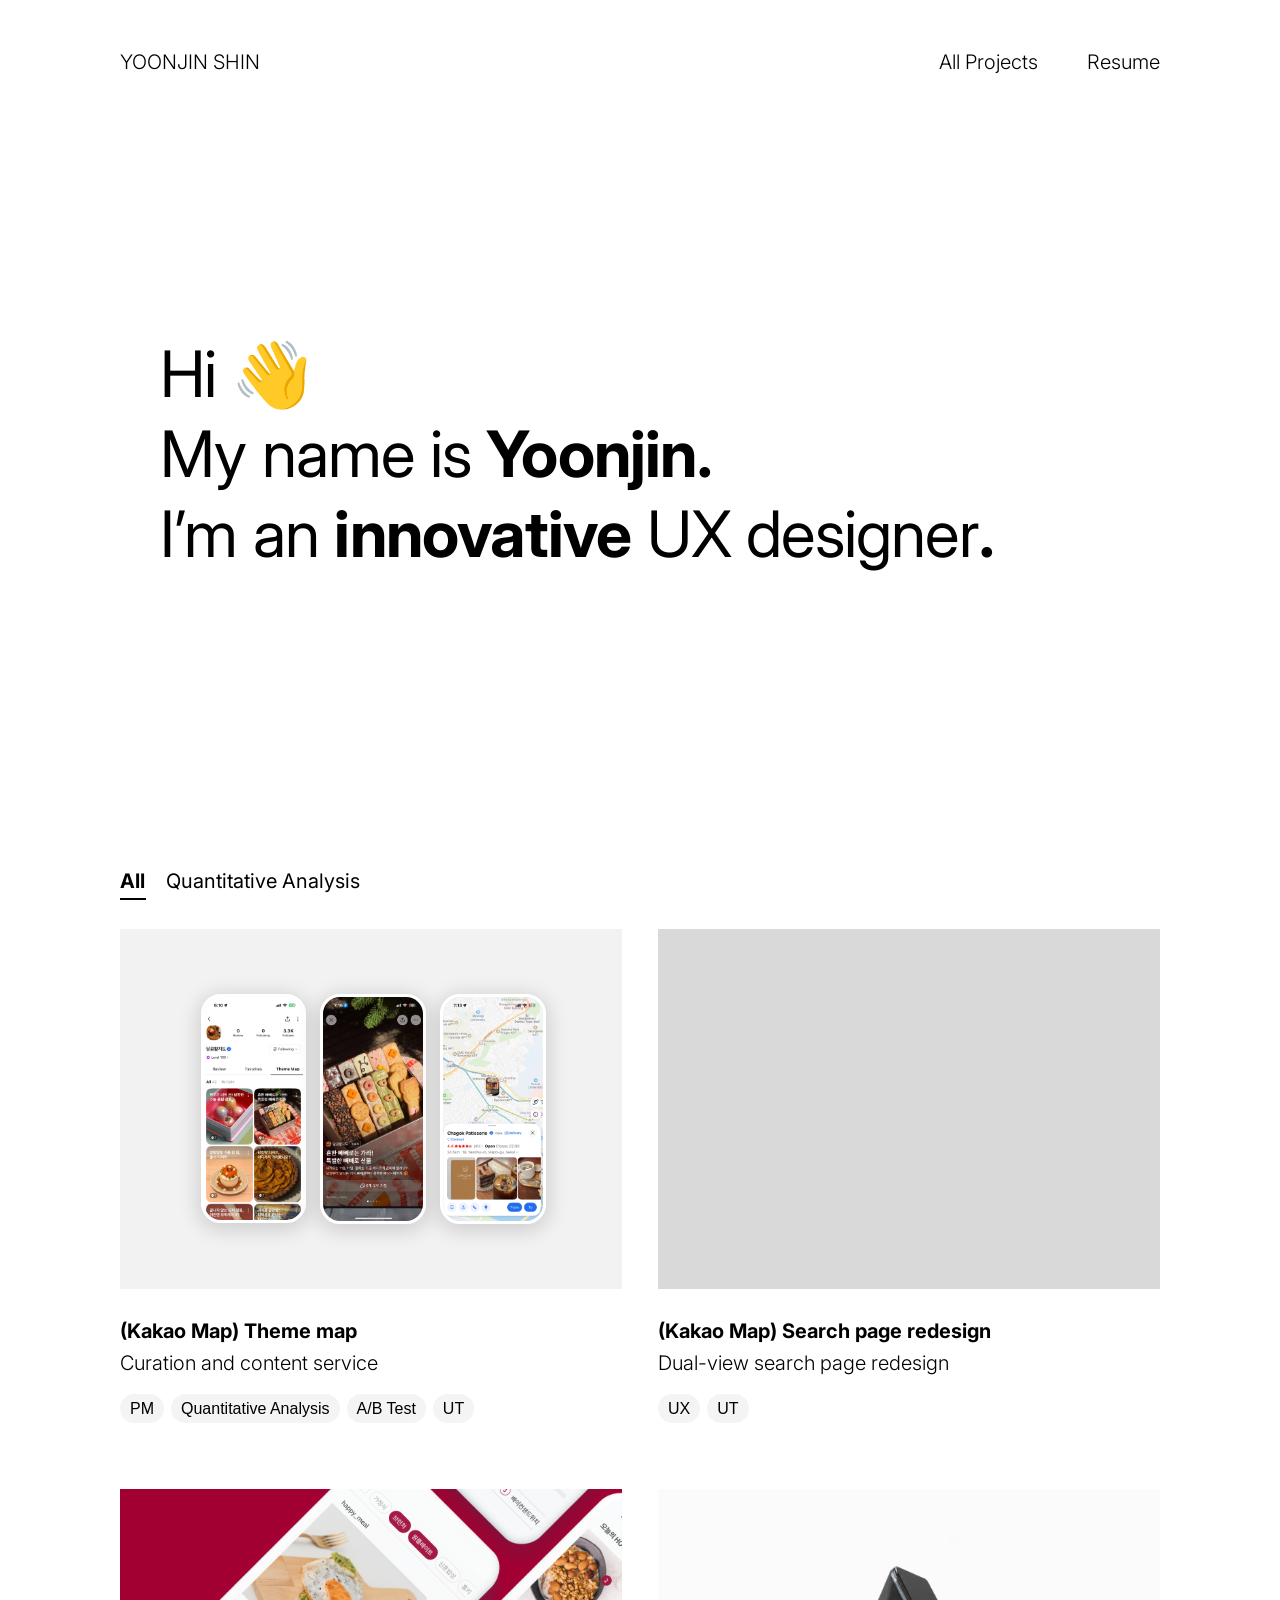
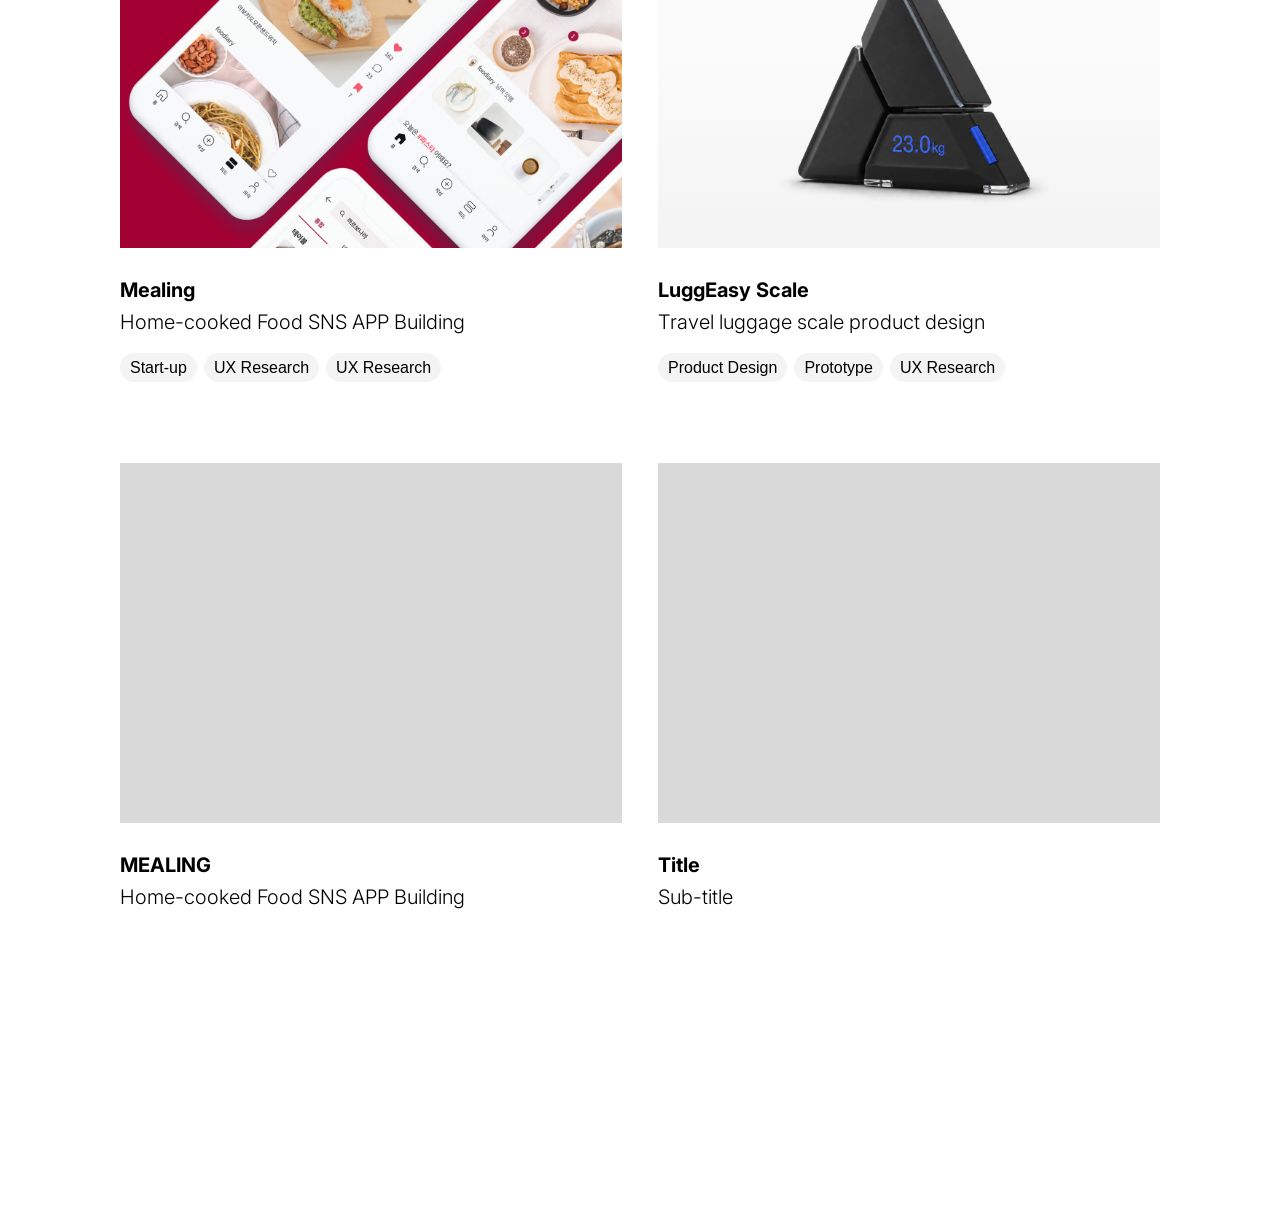
<file: index.html>
<!doctype html>
<html lang="en">
  <head>
    <meta charset="UTF-8" />
    <meta name="viewport" content="width=device-width, initial-scale=1" />
    <meta name="description" content="UX designer Yoonjin Shin portfolio" />
    <title>Yoonjin Shin · Portfolio</title>
    <script src="./analytics.js" defer></script>
    <script src="./home.js" defer></script>
    <link rel="preconnect" href="https://fonts.googleapis.com" />
    <link rel="preconnect" href="https://fonts.gstatic.com" crossorigin />
    <link href="https://fonts.googleapis.com/css2?family=Inter:wght@300;400;700&amp;display=swap" rel="stylesheet" />
    <link rel="stylesheet" href="./styles.css" />
  </head>
  <body>
    <main class="home-page">
      <header class="site-header">
        <a class="site-logo" href="./index.html">YOONJIN SHIN</a>
        <nav aria-label="Main navigation"><a href="#projects">All Projects</a><a href="#resume">Resume</a></nav>
      </header>
      <section class="home-intro" aria-labelledby="intro-title">
        <h1 id="intro-title">Hi 👋<br />My name is <strong>Yoonjin.</strong><br />I’m an <strong>innovative</strong> UX designer<strong>.</strong></h1>
      </section>
      <div class="project-filters" aria-label="Filter projects">
        <button class="is-active" type="button" data-filter="all">All<img src="./assets/n4019-line187.svg" alt="" /></button>
        <button type="button" data-filter="quantitative-analysis">Quantitative Analysis<img src="./assets/n4019-line187.svg" alt="" /></button>
      </div>
      <section class="project-grid" id="projects" aria-label="All projects">
        <article class="project-card theme-card" data-category="quantitative-analysis">
          <div class="card-visual theme-visual" aria-label="Kakao Map theme map screens">
            <div class="theme-phone theme-phone-one"><img src="./assets/n4019-img2060-1.png" alt="Theme map profile screen" /></div>
            <div class="theme-phone theme-phone-two"><img src="./assets/n4019-img2060-3b.png" alt="Theme map content screen" /></div>
            <div class="theme-phone theme-phone-three"><img src="./assets/n4019-img2061-6c.png" alt="Theme map place screen" /></div>
          </div>
          <h2>(Kakao Map) Theme map</h2><p>Curation and content service</p>
          <div class="project-tags"><span>PM</span><span>Quantitative Analysis</span><span>A/B Test</span><span>UT</span></div>
        </article>
        <article class="project-card placeholder-card" data-category="ux"><div class="card-visual"></div><h2>(Kakao Map) Search page redesign</h2><p>Dual-view search page redesign</p><div class="project-tags"><span>UX</span><span>UT</span></div></article>
        <a class="project-card linked-card mealing-card" data-category="startup ux-research" href="./mealing.html" aria-label="View the Mealing project"><div class="card-visual"><img src="./assets/n4019-imgRectangle579.png" alt="MEALING app project visual" /></div><h2>Mealing</h2><p>Home-cooked Food SNS APP Building</p><div class="project-tags"><span>Start-up</span><span>UX Research</span><span>UX Research</span></div></a>
        <a class="project-card linked-card luggage-card" data-category="product-design prototype ux-research" href="./luggage.html" aria-label="View the LuggEasy Scale project"><div class="card-visual"><img src="./assets/n4019-luggeasy-figma.png" alt="LuggEasy Scale product visual" /></div><h2>LuggEasy Scale</h2><p>Travel luggage scale product design</p><div class="project-tags"><span>Product Design</span><span>Prototype</span><span>UX Research</span></div></a>
        <article class="project-card placeholder-card" data-category="ux-research"><div class="card-visual"></div><h2>MEALING</h2><p>Home-cooked Food SNS APP Building</p></article>
        <article class="project-card placeholder-card" data-category="other"><div class="card-visual"></div><h2>Title</h2><p>Sub-title</p></article>
      </section>
    </main>
  </body>
</html>
</file>
<file: styles.css>
:root {
  color: #000;
  background: #fff;
  font-family: "Apple SD Gothic Neo", "Spoqa Han Sans Neo", -apple-system, BlinkMacSystemFont, "Segoe UI", sans-serif;
  font-synthesis: none;
}

* { box-sizing: border-box; }
html { scroll-behavior: smooth; }
body { margin: 0; min-width: 320px; background: #fff; }
a { color: inherit; text-decoration: none; }
img { display: block; max-width: 100%; -webkit-user-drag: none; user-select: none; }

.home-page { width: min(100%, 1440px); margin: 0 auto; padding: 50px 120px 320px; font-family: "Inter", sans-serif; }
.site-header { position: relative; z-index: 20; display: flex; align-items: center; justify-content: space-between; font-size: 20px; font-weight: 300; line-height: normal; }
.site-logo { font-weight: 300; }
.site-header nav { display: flex; gap: 49px; font-weight: 300; }
.home-intro { margin: 260px 0 0 40px; }
.home-intro h1 { margin: 0; font-size: 64px; font-weight: 400; line-height: 80px; letter-spacing: -.8px; }
.home-intro strong { font-weight: 700; }
.project-filters { display: flex; align-items: flex-start; gap: 20px; margin-top: 295px; }
.project-filters button { position: relative; display: flex; flex-direction: column; align-items: flex-start; gap: 5px; appearance: none; margin: 0; padding: 0; border: 0; background: transparent; color: #000; font: 400 20px/normal "Inter", sans-serif; cursor: pointer; }
.project-filters button.is-active { font-weight: 700; }
.project-filters button img { display: none; width: 26px; height: 2px; max-width: none; }
.project-filters button.is-active img { display: block; }
.project-grid { display: grid; grid-template-columns: repeat(2, minmax(0, 582px)); column-gap: 36px; row-gap: 66px; margin-top: 29px; }
.project-card { display: block; min-width: 0; }
.project-card[hidden] { display: none; }
.project-card:nth-child(n+5) { transform: translateY(15px); }
.card-visual { width: 100%; aspect-ratio: 582 / 417; overflow: hidden; background: #d9d9d9; }
.card-visual img { width: 100%; height: 100%; object-fit: cover; transition: transform .35s ease; }
.theme-visual { position: relative; background: #f2f2f2; }
.theme-phone { position: absolute; top: 17.986%; width: 21.134%; height: 64.029%; overflow: hidden; border: 3px solid #fff; border-radius: 20px; box-shadow: 0 4px 20px 3px rgba(0,0,0,.15); }
.theme-phone img { width: 100%; height: 100%; object-fit: cover; object-position: top; }
.theme-phone-one { left: 16.151%; width: 20.962%; height: 63.789%; }
.theme-phone-two { left: 39.863%; }
.theme-phone-three { left: 63.746%; }
.mealing-card .card-visual { background: #a20032; }
.mealing-card .card-visual img { object-position: 64% 47%; }
.luggage-card .card-visual { background: linear-gradient(180deg, #fbfbfb 45%, #f3f3f3); }
.luggage-card .card-visual img { width: 100%; height: 100%; object-fit: cover; object-position: center; transform: translateX(-22%) scale(1); transform-origin: center; }
.project-card h2, .project-card p { margin: 0; font-size: 20px; line-height: normal; white-space: nowrap; overflow: hidden; text-overflow: ellipsis; }
.project-card h2 { margin-top: 30px; font-weight: 700; }
.project-card p { margin-top: 8px; font-weight: 300; }
.project-tags { display: flex; flex-wrap: wrap; gap: 7px; margin-top: 19px; }
.project-tags span { padding: 6px 10px 5px; border-radius: 100px; background: #f4f4f4; font-family: "Apple SD Gothic Neo", -apple-system, BlinkMacSystemFont, sans-serif; font-size: 16px; font-weight: 400; line-height: normal; white-space: nowrap; }
.linked-card:hover .card-visual img { transform: scale(1.035); }
.luggage-card:hover .card-visual img { transform: translateX(-22%) scale(1.035); }
.package-card .card-visual { background: #f8f7f2; }
.package-card .card-visual img { object-fit: contain; }
.linked-card:focus-visible { outline: 4px solid #000; outline-offset: 8px; }

.package-body { overflow-x: hidden; background: #fff; }
.package-viewport { --package-scale: min(1, calc(100vw / 1920px)); position: relative; width: min(100%, 1920px); height: calc(1080px * var(--package-scale)); margin: 0 auto; overflow: hidden; background: #fff; }
.package-stage { position: absolute; top: 0; left: 0; width: 1920px; height: 1080px; overflow: hidden; transform: scale(var(--package-scale)); transform-origin: left top; background: #fff; color: #000; font-family: "Inter", -apple-system, BlinkMacSystemFont, "Segoe UI", sans-serif; }
.package-stage h1 { position: absolute; z-index: 10; top: 110px; left: 120px; width: 189px; height: 25px; margin: 0; font-size: 24px; font-weight: 700; line-height: 25px; letter-spacing: 0; }
.package-art, .package-profile { position: absolute; max-width: none; object-fit: cover; }
.package-render { z-index: 1; top: 571px; left: 448px; width: 628px; height: 446px; }
.package-form-study { z-index: 2; top: 194px; left: 114px; width: 694px; height: 366px; }
.package-pyramid-study { z-index: 3; top: 596px; left: 364px; width: 169px; height: 218px; }
.package-cap-study { z-index: 4; top: 891px; left: 106px; width: 230px; height: 81px; }
.package-frame-study { z-index: 5; top: 606px; left: 121px; width: 192px; height: 252px; }
.package-bottle-study { z-index: 6; top: 828px; left: 322px; width: 156px; height: 170px; }
.package-profile { z-index: 2; top: 177px; left: 1216px; width: 480px; height: 360px; }

.case-page { width: 100%; overflow: hidden; }
.case-header { position: absolute; top: 50px; left: max(32px, calc(50% - 600px)); right: max(32px, calc(50% - 600px)); }
.case-meta { position: absolute; left: max(32px, calc(50% - 600px)); bottom: 80px; margin: 0; font-size: 15px; line-height: 25px; }
.case-meta::before { display: block; width: 43px; height: 1px; margin-bottom: 16px; background: currentColor; content: ""; }
.case-meta div + div { margin-top: 25px; }
.case-meta dt { font-weight: 700; }
.case-meta dd { margin: 0; font-weight: 400; }

.mealing-cover { position: relative; height: 900px; overflow: hidden; color: #fff; background: #a20032; }
.mealing-cover-image { position: absolute; top: 0; right: 0; width: min(53.75vw, 774px); height: 900px; overflow: hidden; }
.mealing-cover-image img { width: 100%; height: 100%; object-fit: cover; object-position: 69% 50%; }
.translation-preview { cursor: help; outline: none; }
.screen-translation-layer { position: absolute; z-index: 2; inset: 0; background: rgba(15,15,15,.1); opacity: 0; pointer-events: none; transition: opacity .2s ease; }
.translation-preview.is-translating .screen-translation-layer, .translation-preview:focus-visible .screen-translation-layer { opacity: 1; }
.screen-translation-label { position: absolute; max-width: 250px; padding: 6px 9px; border: 1px solid rgba(255,255,255,.5); border-radius: 6px; background: rgba(18,18,18,.88); box-shadow: 0 5px 16px rgba(0,0,0,.2); color: #fff; font: 500 10px/1.35 "Inter", -apple-system, BlinkMacSystemFont, "Segoe UI", sans-serif; white-space: nowrap; }
.screen-translation-label::before { position: absolute; top: 50%; width: 22px; height: 1px; background: rgba(255,255,255,.9); content: ""; }
.screen-translation-label::after { position: absolute; top: calc(50% - 2px); width: 5px; height: 5px; border-radius: 50%; background: #fff; content: ""; }
.screen-translation-label.points-left::before { right: 100%; }
.screen-translation-label.points-left::after { right: calc(100% + 20px); }
.screen-translation-label.points-right::before { left: 100%; }
.screen-translation-label.points-right::after { left: calc(100% + 20px); }
.label-how { top: 12%; left: 54%; }
.label-steps { top: 19%; left: 61%; }
.label-filters { top: 28%; left: 4%; }
.label-suggestion { top: 48%; right: 2%; }
.label-tabs { bottom: 19%; left: 13%; }
.label-navigation { bottom: 6%; left: 7%; }
.cursor-translation-hint { position: fixed; z-index: 1000; top: 0; left: 0; padding: 8px 11px; border-radius: 999px; background: #111; box-shadow: 0 5px 18px rgba(0,0,0,.18); color: #fff; font: 500 12px/1 "Inter", sans-serif; opacity: 0; pointer-events: none; transition: opacity .12s ease; white-space: nowrap; }
.cursor-translation-hint.is-visible { opacity: 1; }
.mealing-cover .case-header nav { color: #000; }
.mealing-heading { position: absolute; top: 146px; left: max(32px, calc(50% - 600px)); z-index: 2; }
.mealing-heading h1 { margin: 0 0 24px; font-size: 30px; font-weight: 700; line-height: 62px; }
.mealing-heading img { width: 298px; height: auto; }
.case-copy { width: min(calc(100% - 64px), 1200px); margin-right: auto; margin-left: auto; }
.case-copy h2, .luggage-section h2, .details-section > h2 { margin: 0 0 24px; font-size: 15px; font-weight: 700; line-height: 18px; }
.case-copy p { margin: 0; font-size: 20px; line-height: 30px; }
.mealing-overview { min-height: 1056px; padding-top: 114px; }
.mealing-research { min-height: 420px; padding-top: 14px; }

.luggage-body { overflow-x: hidden; background: linear-gradient(180deg, rgba(217,217,217,0) 0%, rgba(217,217,217,.2) 68.75%, rgba(217,217,217,.5) 70.833%, rgba(217,217,217,0) 81.771%, rgba(217,217,217,0) 100%) top center / 100% 900px no-repeat, linear-gradient(180deg, #fbfbfb 0 46.519%, #f3f3f3 100%) top center / 100% 900px no-repeat, #fff; }
.luggage-viewport { --lugg-scale: min(1, calc(100vw / 1440px)); position: relative; width: min(100%, 1440px); height: calc(7369px * var(--lugg-scale)); margin: 0 auto; overflow: hidden; background: #fff; }
.luggage-stage { position: absolute; top: 0; left: 0; width: 1440px; height: 7369px; overflow: hidden; transform: scale(var(--lugg-scale)); transform-origin: left top; color: #000; background: #fff; font-family: "Inter", sans-serif; font-weight: 300; }
.lugg-hero-bg { position: absolute; top: 0; left: 0; width: 1440px; height: 900px; background: linear-gradient(180deg, #fbfbfb 0 46.519%, #f3f3f3 100%); }
.lugg-hero-bg::after { position: absolute; inset: 0; background: linear-gradient(180deg, transparent 0%, rgba(217,217,217,.2) 68.75%, rgba(217,217,217,.5) 70.833%, transparent 81.771%); content: ""; }
.lugg-hero-product-frame { position: absolute; top: 24px; left: -10px; width: 1429px; height: 888px; overflow: hidden; }
.lugg-hero-product { position: absolute; inset: 0; width: 1429px; height: 888px; max-width: none; object-fit: cover; }
.lugg-header { position: absolute; z-index: 5; top: 50px; left: 120px; width: 1200px; font-size: 20px; font-weight: 300; line-height: normal; }
.lugg-header nav { position: absolute; top: 0; left: 1002px; width: 198px; }
.lugg-header nav a { position: absolute; top: 0; white-space: nowrap; }
.lugg-header nav a:first-child { left: 0; }
.lugg-header nav a:last-child { left: 127px; }
.lugg-title { position: absolute; top: 231px; left: 120px; width: 532px; height: 103px; margin: 0; }
.lugg-title img { width: 532px; height: 103px; max-width: none; object-fit: cover; }
.lugg-rule { position: absolute; top: 663px; left: 120px; width: 43px; height: 1px; max-width: none; }
.lugg-meta { position: absolute; top: 681px; left: 120px; margin: 0; font-size: 15px; line-height: 25px; }
.lugg-meta div + div { margin-top: 25px; }
.lugg-meta dt { font-weight: 700; }
.lugg-meta dd { margin: 0; font-weight: 300; }
.lugg-label { position: absolute; left: 120px; margin: 0; font-size: 15px; font-weight: 700; line-height: 25px; }
.background-label { top: 1000px; }
.background-copy { position: absolute; top: 1043px; left: 120px; width: 1200px; margin: 0; font-size: 20px; font-weight: 300; line-height: 35px; }
.research-label { top: 1298px; }
.research-copy { position: absolute; top: 1341px; left: 120px; width: 540px; font-size: 20px; font-weight: 300; line-height: 35px; }
.research-copy p { margin: 0; }
.method-photo { position: absolute; width: 111px; height: 111px; overflow: hidden; border-radius: 50%; }
.method-photo img { position: absolute; width: 100%; height: 100%; max-width: none; object-fit: cover; }
.method-one { top: 1341px; left: 744px; }
.method-one img { object-position: 55% 50%; }
.method-three { top: 1498px; left: 744px; }
.method-two { top: 1655px; left: 744px; }
.method-two img { object-position: 50% 50%; }
.method-four { top: 1812px; left: 744px; }
.method-four img { object-position: 50% 50%; }
.method-text { position: absolute; left: 887px; width: 510px; }
.method-text h3 { margin: 0; font-size: 20px; font-weight: 300; line-height: normal; }
.method-text ul { margin: 10px 0 0; padding-left: 24px; color: #949494; font-size: 16px; font-weight: 300; line-height: normal; }
.method-text li { padding-left: 0; }
.method-text-one { top: 1353px; }
.method-text-three { top: 1511px; }
.method-text-two { top: 1668px; }
.method-text-four { top: 1825px; }
.exploration-label { top: 2092px; }
.exploration-focus { position: absolute; top: 2135px; left: 120px; width: 1200px; margin: 0; font-size: 20px; font-weight: 300; line-height: 35px; }
.exploration-copy { position: absolute; left: 120px; width: 540px; font-size: 20px; font-weight: 300; line-height: 35px; }
.exploration-copy p { margin: 0; }
.exploration-copy-one { top: 2230px; }
.exploration-copy-two { top: 2572px; margin: 0; }
.measurement-cards { position: absolute; top: 2240px; left: 748px; width: 160px; }
.measure-card { position: relative; width: 160px; height: 74px; margin-bottom: 11px; border-radius: 10px; background: #fafbff; }
.measure-card > img, .measure-card > span { position: absolute; top: 19px; left: 25px; width: 35px; height: 35px; }
.measure-card > span img { position: absolute; inset: 0; width: 35px; height: 35px; }
.measure-card > span img + img { inset: 3px; width: 29px; height: 29px; }
.measure-card p { position: absolute; top: 14px; left: 60px; width: 90px; margin: 0; color: #505050; font-size: 15px; font-weight: 400; line-height: 23px; text-align: center; }
.measure-card strong { display: block; font-weight: 700; }
.dimension-measure { height: 86px; }
.dimension-measure > img { top: 26px; }
.dimension-measure p { top: 17px; width: 91px; line-height: 14px; }
.dimension-measure strong { margin-top: 5px; line-height: 23px; }
.suitcase-standard { position: absolute; top: 2249px; left: 939px; width: 109px; height: 165px; overflow: hidden; }
.suitcase-standard img { width: 100%; height: 100%; object-fit: cover; opacity: .7; }
.suitcase-standard p { position: absolute; top: 37px; left: 0; width: 100%; margin: 0; color: #fff; font-size: 12px; font-weight: 500; line-height: 20px; text-align: center; }
.suitcase-standard strong { font-weight: 700; }
.dimension-diagram { position: absolute; top: 2252px; left: 1093px; width: 227px; height: 162px; }
.dimension-union { position: absolute; top: 54px; width: 46px; height: 53px; }
.dimension-union.one { left: -203px; }
.dimension-union.two { left: -52px; }
.case-outline { position: absolute; top: 23px; width: 84px; height: 124px; border: 1px solid #505050; border-radius: 5px; }
.case-outline.one { left: 0; }
.case-outline.two { left: 87px; }
.dimension-arrow { position: absolute; max-width: none; }
.dimension-arrow.horizontal { top: 14px; left: 2px; width: 169px; height: 6px; }
.dimension-arrow.vertical { top: 81px; left: 123px; width: 122px; height: 6px; transform: rotate(90deg); }
.dim-width { position: absolute; top: -12px; left: 70px; font-size: 15px; }
.dim-height { position: absolute; top: 66px; left: 187px; font-size: 15px; }
.dimension-diagram small { position: absolute; top: 166px; left: 87px; color: #8f8f8f; font-size: 10px; font-weight: 400; line-height: 13px; text-align: center; white-space: nowrap; transform: translateX(-50%); }
.airline-note { position: absolute; top: 2418px; left: 831px; margin: 0; color: #8f8f8f; font-size: 10px; font-weight: 400; line-height: 13px; text-align: center; white-space: nowrap; transform: translateX(-50%); }
.research-gallery figure { position: absolute; margin: 0; overflow: hidden; border-radius: 5px; }
.research-gallery img { width: 100%; height: 100%; max-width: none; object-fit: cover; }
.gallery-a { top: 2572px; left: 748px; width: 157px; height: 189px; }
.gallery-b { top: 2572px; left: 920px; width: 197px; height: 189px; }
.gallery-c { top: 2572px; left: 1131px; width: 189px; height: 189px; }
.gallery-d { top: 2775px; left: 748px; width: 133px; height: 141px; }
.gallery-e { top: 2775px; left: 895px; width: 126px; height: 141px; }
.gallery-f { top: 2775px; left: 1036px; width: 129px; height: 141px; }
.gallery-g { top: 2775px; left: 1179px; width: 141px; height: 141px; }
.gallery-h { top: 2930px; left: 748px; width: 572px; height: 192px; }
.gallery-i { top: 3136px; left: 748px; width: 178px; height: 180px; }
.gallery-j { top: 3136px; left: 944px; width: 186px; height: 180px; }
.gallery-k { top: 3136px; left: 1146px; width: 174px; height: 180px; }
.solution-label { top: 3453px; }
.solution-panel { position: absolute; top: 3508px; left: -1px; width: 1441px; height: 721px; max-width: none; object-fit: cover; object-position: bottom; }
.detail-label { top: 4385px; }
.detail-left-render { position: absolute; top: 4289px; left: -30px; width: 634px; height: 1031px; overflow: hidden; mix-blend-mode: multiply; }
.detail-left-render img { position: absolute; top: -2604px; left: 0; width: 1485px; height: 5941px; max-width: none; }
.detail-large-render { position: absolute; top: 4789px; left: 55px; width: 1493px; height: 1148px; max-width: none; object-fit: cover; mix-blend-mode: multiply; }
.detail-guide, .detail-dot, .charger-callout-line { position: absolute; z-index: 3; max-width: none; }
.guide-one { top: 4616px; left: 359px; width: 176px; height: 1px; }
.guide-two { top: 4903px; left: 467px; width: 68px; height: 1px; }
.guide-three { top: 4766px; left: 207px; width: 328px; height: 1px; }
.detail-dot { width: 18px; height: 18px; }
.dot-one { top: 4607px; left: 350px; }
.dot-two { top: 4894px; left: 458px; }
.dot-three { top: 4757px; left: 198px; }
.error-dot { top: 5595px; left: 1085px; }
.detail-copy { position: absolute; color: #949494; font-size: 16px; font-weight: 300; line-height: 23px; }
.detail-copy h3 { margin: 0 0 8px; color: #000; font-size: 20px; font-weight: 300; line-height: normal; }
.detail-copy p { margin: 0; line-height: 23px; }
.placement-copy { top: 4603px; left: 577px; width: 743px; }
.portable-copy { top: 4757px; left: 577px; width: 743px; }
.light-copy { top: 4899px; left: 574px; width: 746px; }
.charger-fade { position: absolute; z-index: 2; top: 5335px; left: 287px; width: 248px; height: 699px; background: linear-gradient(-90deg, rgba(255,255,255,0) 0%, #fff 86.058%); }
.charger-callout-line { top: 5605px; left: 531px; width: 563px; height: 49px; }
.error-copy { z-index: 4; top: 5642px; left: 185px; width: 336px; font-size: 16px; line-height: 23px; }
.mockup-label { top: 6170px; }
.mockup-copy { position: absolute; top: 6213px; left: 120px; width: 1200px; margin: 0; font-size: 20px; font-weight: 300; line-height: 35px; }
.mockup-image { position: absolute; top: 6307px; left: 120px; width: 1200px; height: 720px; max-width: none; object-fit: cover; object-position: center; }

@media (max-width: 900px) {
  .cursor-translation-hint { display: none; }
  .screen-translation-label { max-width: 190px; padding: 5px 7px; font-size: 8px; }
  .home-page { padding: 32px 24px 120px; }
  .site-header { font-size: 15px; }
  .site-header nav { gap: 22px; }
  .home-intro { margin: 150px 0 0; }
  .home-intro h1 { font-size: clamp(34px, 9vw, 52px); line-height: 1.3; letter-spacing: -.5px; }
  .project-filters { gap: 16px; margin-top: 190px; overflow-x: auto; }
  .project-filters button { flex: 0 0 auto; font-size: 16px; }
  .project-grid { grid-template-columns: 1fr; row-gap: 70px; margin-top: 32px; }
  .project-card:nth-child(n+5) { transform: none; }
  .project-card h2, .project-card p { font-size: 18px; line-height: 24px; }
  .project-card h2 { margin-top: 17px; }
  .project-card p { margin-top: 5px; }
  .project-tags { margin-top: 14px; }
  .project-tags span { font-size: 14px; }
  .case-header { top: 28px; left: 24px; right: 24px; }
  .mealing-cover { height: 760px; }
  .mealing-cover-image { top: 260px; width: 100%; height: 500px; opacity: .75; }
  .mealing-heading { top: 115px; left: 24px; }
  .mealing-heading h1 { font-size: 22px; line-height: 34px; }
  .mealing-heading img { width: 210px; }
  .case-meta { left: 24px; bottom: 34px; font-size: 12px; line-height: 20px; }
  .case-meta div + div { margin-top: 12px; }
  .case-copy, .luggage-section, .details-section { width: calc(100% - 48px); }
  .case-copy p { font-size: 16px; line-height: 27px; }
  .mealing-overview { min-height: auto; padding: 70px 0 300px; }
  .mealing-research { padding: 0 0 120px; }
  .luggage-cover { height: 760px; }
  .luggage-cover h1 { top: 140px; left: 24px; font-size: clamp(58px, 16vw, 95px); letter-spacing: -2px; }
  .luggage-product { width: 125%; max-width: none; height: 600px; right: -28%; bottom: 30px; }
  .background-section, .problem-section, .insight-section, .solution-section { padding-top: 70px; }
  .method-grid { grid-template-columns: 1fr 1fr; gap: 32px 16px; }
  .venn span { width: 150px; }
  .dimension-visual { grid-template-columns: 1fr; gap: 20px; }
  .survey-row { grid-template-columns: repeat(4, 1fr); }
  .size-result { flex-wrap: wrap; gap: 18px 30px; }
  .detail-photo > img { height: 420px; }
  .detail-photo > div { top: 25px; left: 20px; }
  .detail-notes { grid-template-columns: 1fr; margin-bottom: 50px; }
  .long-render { height: 720px; }
  .blue-callouts { grid-template-columns: 1fr; gap: 15px; }
}

@media (max-width: 440px) {
  .site-header nav { gap: 14px; }
  .site-header nav a:last-child { display: none; }
  .home-intro { margin-top: 120px; }
  .project-filters { margin-top: 150px; }
  .project-grid { margin-top: 28px; }
  .method-grid { grid-template-columns: 1fr; }
}

/* MEALING · Figma 4028:49 */
.mealing-body { overflow-x: hidden; background: #fff; }
.mealing-viewport { --meal-scale: min(1, calc(100vw / 1440px)); position: relative; width: min(100%, 1440px); height: calc(11524px * var(--meal-scale)); margin: 0 auto; overflow: hidden; background: #fff; }
.mealing-stage { position: absolute; top: 0; left: 0; width: 1440px; height: 11524px; overflow: hidden; transform: scale(var(--meal-scale)); transform-origin: left top; background: #fff; color: #000; font-family: "Inter", -apple-system, BlinkMacSystemFont, "Segoe UI", sans-serif; }
.meal-hero { position: absolute; top: 0; left: 0; width: 1440px; height: 900px; overflow: hidden; background: #a20032; color: #fff; }
.meal-hero-art { position: absolute; z-index: 1; top: 0; right: 0; width: 774px; height: 900px; overflow: hidden; }
.meal-hero-art > img { width: 774px; height: 900px; max-width: none; object-fit: cover; object-position: 69% 50%; }
.meal-header { position: absolute; z-index: 5; top: 50px; left: 120px; width: 1200px; font-size: 20px; font-weight: 300; }
.meal-header nav { position: absolute; top: 0; right: -4px; gap: 23px; color: #000; }
.meal-logo { position: absolute; z-index: 3; top: 267px; left: 120px; width: 420px; height: 108px; max-width: none; }
.meal-hero h1 { position: absolute; z-index: 3; top: 358.67px; left: 120px; width: 520px; margin: 0; font-size: 24px; font-weight: 400; line-height: 90px; }
.meal-rule { position: absolute; z-index: 3; top: 663px; left: 120px; width: 43px; height: 1px; background: #fff; }
.meal-meta { position: absolute; z-index: 3; top: 681px; left: 120px; margin: 0; font-size: 15px; line-height: 25px; }
.meal-meta div + div { margin-top: 25px; }
.meal-meta dt { font-weight: 700; }
.meal-meta dd { margin: 0; font-weight: 400; }
.meal-overview, .meal-research, .meal-strategy, .meal-wireframe, .meal-features { position: absolute; left: 0; width: 1440px; }
.meal-overview h2, .meal-research > h2, .meal-strategy > h2, .meal-wireframe > h2, .meal-features > h2 { position: absolute; margin: 0; font-size: 15px; font-weight: 700; line-height: 25px; }
.meal-overview { top: 900px; height: 1170px; }
.meal-overview h2 { top: 114px; left: 120px; }
.meal-overview > p { position: absolute; top: 157px; left: 120px; width: 1200px; margin: 0; font-size: 20px; font-weight: 300; line-height: 30px; }
.overview-diagram { position: absolute; top: 0; left: 0; width: 1440px; height: 1170px; overflow: hidden; color: #202020; }
.overview-diagram h3 { position: absolute; top: 387px; left: 440px; width: 558px; height: 76px; margin: 0; color: #202020; font-size: 20px; font-weight: 400; line-height: 38px; text-align: center; white-space: nowrap; }
.overview-diagram h3 > span { display: block; height: 38px; }
.overview-diagram h3 .overview-title-audiences { white-space: pre; }
.overview-diagram h3 strong { color: #a20032; font-weight: 700; }
.overview-diagram h3 em { color: #505050; font-style: normal; font-weight: 400; }
.overview-main-icon { position: absolute; z-index: 5; top: 434px; left: 478px; width: 23px; height: 23px; max-width: none; }
.overview-creator-title-icon { position: absolute; z-index: 5; top: 434px; left: 747px; width: 22px; height: 22px; max-width: none; }
.overview-triangle { position: absolute; z-index: 1; width: 297px; height: 274px; max-width: none; }
.overview-triangle-service { top: 536px; left: 423px; }
.overview-triangle-operation { top: 536px; left: 1015px; }
.overview-plane-wrap { position: absolute; z-index: 2; width: 326.2016px; height: 326.2016px; transform: matrix(.907427847,.420207858,-.907427847,.420207858,0,0); transform-origin: 0 0; }
.overview-plane-service { top: 536px; left: 423.004px; }
.overview-plane-operation { top: 536px; left: 1015.144px; }
.overview-plane-wrap { opacity: .5; }
.overview-plane-wrap span { display: block; width: 100%; height: 100%; box-sizing: border-box; border: 1px dashed #000; background: #fafafa; }
.overview-flow { position: absolute; z-index: 3; width: 594px; height: 143px; max-width: none; }
.overview-flow-consumers { top: 510px; left: 127px; }
.overview-flow-creators { top: 700px; left: 127px; }
.overview-label-icon { position: absolute; z-index: 5; max-width: none; }
.overview-consumers-icon { top: 546px; left: 557px; width: 24px; height: 24px; }
.overview-creators-icon { top: 771px; left: 585px; width: 20px; height: 20px; }
.overview-flow-label { position: absolute; z-index: 5; width: 148px; height: 45px; color: #505050; font-size: 15px; font-weight: 700; line-height: 45px; text-align: right; white-space: nowrap; transform-origin: 0 0; }
.overview-consumers-label { top: 540.892px; left: 586.714px; transform: rotate(23.804deg); }
.overview-creators-label { top: 757.319px; left: 590.401px; width: 128px; transform: rotate(-25.606deg); }
.overview-methods { position: absolute; z-index: 5; margin: 0; padding: 0; list-style: none; font-size: 16px; font-weight: 400; line-height: 27px; }
.overview-service-methods { top: 618px; left: 245px; }
.overview-analysis-methods { top: 631px; left: 447px; }
.overview-design-methods { top: 631px; left: 861px; }
.overview-operation-methods { top: 617px; left: 1045px; }
.overview-phase { position: absolute; z-index: 4; top: 891px; box-sizing: border-box; border-top: 1px solid #505050; color: #505050; }
.overview-phase h4 { position: absolute; top: 4px; left: 0; margin: 0; font-size: 16px; font-weight: 700; line-height: 38px; }
.overview-phase p { position: absolute; top: 47px; left: 0; margin: 0; color: #8f8f8f; font-size: 15px; font-weight: 400; line-height: 20px; }
.overview-phase-service { left: 127px; width: 577px; }
.overview-phase-service p { width: 537px; }
.overview-phase-ux { left: 722px; width: 277px; }
.overview-phase-operation { left: 1020px; width: 291px; }
.meal-research { top: 2070px; height: 2033px; }
.meal-research > h2 { top: 0; left: 120px; }
.meal-research-copy { position: absolute; left: 120px; width: 363px; font-size: 20px; font-weight: 300; line-height: 35px; }
.meal-research-copy p { margin: 0 0 12px; }
.meal-research-copy p:last-child { margin-bottom: 0; }
.meal-research-copy strong { font-weight: 700; }
.consumer-copy { top: 43px; }
.figma-research-art { position: absolute; top: 43px; left: 547px; width: 773px; height: 1840px; max-width: none; object-fit: contain; object-position: top left; }
.figma-research-layer { position: absolute; z-index: 2; display: block; max-width: none; object-fit: contain; }
.research-consumer-portrait { top: 75px; left: 582px; width: 104.087px; height: 104.087px; }
.research-consumer-diagram { top: 503px; left: 551px; width: 353px; height: 142px; }
.research-journey-a { top: 508px; left: 966px; width: 195px; height: 98px; }
.research-journey-b { top: 564px; left: 1115px; width: 197px; height: 98px; }
.research-creator-a { top: 1070px; left: 574.224px; width: 90.747px; height: 110px; }
.research-creator-b { top: 1070px; left: 967.736px; width: 90.747px; height: 110px; }
.research-creator-strip { top: 1545px; left: 570px; width: 376px; height: 40px; }
.research-benchmark-logo-a { top: 1509px; left: 1124px; width: 38px; height: 38px; }
.research-benchmark-logo-b { top: 1511px; left: 1064px; width: 34px; height: 35px; }
.research-benchmark-logo-c { top: 1512px; left: 1186px; width: 33px; height: 33px; }
.research-benchmark-instagram { top: 1511px; left: 1003px; width: 36px; height: 33px; opacity: .6; }
.research-card { position: absolute; z-index: 4; overflow: hidden; box-sizing: border-box; border-radius: 30px; background: #fff; box-shadow: 0 4px 16px rgba(0,0,0,.14); color: #202020; }
.research-consumer-card { top: 43px; left: 549px; width: 771px; height: 288px; }
.research-consumer-card > img { position: absolute; top: 32px; left: 33px; width: 104.087px; height: 104.087px; object-fit: contain; }
.research-consumer-card blockquote { position: absolute; top: 34px; left: 174px; width: 550px; margin: 0; font-size: 22px; font-weight: 700; line-height: 31px; }
.research-persona { position: absolute; top: 160px; left: 37px; width: 117px; margin: 0; font-size: 10px; line-height: 13px; }
.research-persona div { display: grid; grid-template-columns: 45px 1fr; }
.research-persona dt { color: #aaa; font-weight: 400; }
.research-persona dd { margin: 0; color: #505050; }
.research-card-column { position: absolute; top: 96px; font-size: 12px; line-height: 18px; }
.research-card-column h3 { margin: 0 0 5px; color: #9a9a9a; font-size: 12px; font-weight: 500; line-height: 22px; }
.research-card-column p { margin: 0; }
.pain-column { left: 174px; width: 245px; }
.goals-column { left: 455px; width: 296px; }
.creator-insight-card { top: 1038px; width: 379px; height: 288px; }
.creator-insight-a { left: 547px; }
.creator-insight-b { left: 941px; }
.creator-insight-card > img { position: absolute; top: 32px; left: 27px; width: 90.747px; height: 110px; object-fit: contain; }
.creator-insight-card blockquote { position: absolute; top: 50px; left: 140px; margin: 0; color: #202020; font-size: 22px; font-weight: 700; line-height: 30px; }
.creator-insight-b blockquote { left: 152px; }
.creator-insight-card h3 { position: absolute; top: 161px; left: 35px; margin: 0; color: #9a9a9a; font-size: 12px; font-weight: 500; line-height: 22px; }
.creator-insight-card > p { position: absolute; top: 185px; left: 35px; width: 316px; margin: 0; font-size: 15px; line-height: 25px; }
.research-benchmark { position: absolute; z-index: 5; top: 1392px; left: 960px; width: 368px; height: 300px; background: #fff; color: #505050; }
.research-benchmark > h3 { position: absolute; top: 12px; left: 35px; margin: 0; color: #d2d2d2; font-size: 12px; font-weight: 500; line-height: 15px; }
.benchmark-intro { position: absolute; top: 36px; left: 33px; width: 250px; margin: 0; font-size: 15px; line-height: 25px; }
.benchmark-channels { position: absolute; top: 108px; left: 33px; display: flex; gap: 4px; height: 56px; }
.benchmark-channels span { position: relative; display: grid; width: 56px; height: 56px; place-items: center; box-sizing: border-box; border: 1px solid #e3e3e3; border-radius: 50%; background: #fff; opacity: .5; }
.benchmark-channels img { display: block; max-width: 38px; max-height: 38px; object-fit: contain; }
.benchmark-channels span:nth-child(1) img { width: 36px; height: 33px; }
.benchmark-channels span:nth-child(2) img { width: 34px; height: 35px; }
.benchmark-channels span:nth-child(3) img { width: 38px; height: 38px; }
.benchmark-channels span:nth-child(4) img { width: 33px; height: 33px; }
.benchmark-evaluation { position: absolute; top: 149px; left: 8px; width: 352px; height: 139px; box-sizing: border-box; border: 1px solid #e3e3e3; border-radius: 20px; background: #fff; }
.benchmark-evaluation p { position: absolute; left: 45px; margin: 0; color: #505050; font-size: 12px; line-height: 20px; white-space: nowrap; }
.benchmark-evaluation p span { color: #a9a9a9; }
.benchmark-positive { top: 14px; }
.benchmark-negative { top: 63px; }
.benchmark-thumb { position: absolute; left: 24px; width: 15px; height: 15px; }
.benchmark-thumb.up { top: 18px; fill: #64b5cb; }
.benchmark-thumb.down { top: 70px; fill: #a9a9a9; transform: rotate(180deg); }
.consumer-insight-card { position: absolute; top: 43px; left: 549px; width: 771px; height: 288px; padding: 38px 38px 28px 174px; border-radius: 30px; background: #fff; box-shadow: 0 4px 16px rgba(0,0,0,.14); }
.meal-avatar { position: absolute; top: 32px; left: 33px; display: grid; width: 105px; height: 105px; place-items: center; border-radius: 50%; background: linear-gradient(135deg, #f5c8b5, #7d3f30); color: #fff; font-size: 36px; font-weight: 600; }
.consumer-insight-card blockquote { margin: 0; color: #202020; font-size: 22px; font-weight: 700; line-height: 31px; }
.insight-columns { display: grid; grid-template-columns: 1fr 1fr; gap: 32px; margin-top: 22px; }
.insight-columns small { color: #c4c4c4; font-size: 12px; }
.insight-columns p { margin: 7px 0 0; color: #202020; font-size: 15px; line-height: 22px; }
.consumer-methods { position: absolute; top: 398px; left: 549px; display: grid; grid-template-columns: 380px 352px; gap: 39px; width: 771px; }
.consumer-methods figure { margin: 0; }
.consumer-methods figcaption { display: flex; flex-direction: column; gap: 8px; margin-top: 14px; color: #505050; font-size: 15px; }
.consumer-methods figcaption small { color: #d2d2d2; font-size: 12px; font-weight: 500; }
.consumer-methods figcaption b { font-weight: 700; }
.affinity-mini, .journey-mini { position: relative; height: 142px; border-radius: 10px; background: #fafafa; }
.affinity-mini { display: grid; grid-template-columns: repeat(3, 1fr); gap: 13px; padding: 24px 29px; }
.affinity-mini i { border-radius: 4px; background: #f2d6d9; box-shadow: 0 20px 0 #f7e9cb; }
.journey-mini { display: flex; align-items: flex-end; gap: 18px; padding: 24px 26px; }
.journey-mini::before { position: absolute; right: 26px; bottom: 52px; left: 26px; height: 2px; background: #a20032; content: ""; transform: rotate(-7deg); transform-origin: left; }
.journey-mini span { z-index: 1; width: 55px; border-radius: 4px 4px 0 0; background: #e8e8e8; }
.journey-mini span:nth-child(1) { height: 42px; }.journey-mini span:nth-child(2) { height: 72px; }.journey-mini span:nth-child(3) { height: 58px; }.journey-mini span:nth-child(4) { height: 90px; }
.consumer-flow, .creator-map { position: absolute; display: flex; align-items: center; gap: 12px; border: 1px dashed #a20032; border-radius: 10px; color: #505050; }
.consumer-flow { top: 722px; left: 549px; width: 771px; height: 160px; padding: 30px 20px 20px; }
.consumer-flow em, .creator-map em { position: absolute; top: -14px; left: 20px; padding: 0 7px; background: #fff; color: #a20032; font-size: 15px; font-style: normal; line-height: 23px; }
.flow-pill { padding: 6px 13px; border: 1px solid #909090; border-radius: 5px; background: #fff; font-size: 14px; white-space: nowrap; }
.consumer-flow > p, .creator-map > p { position: absolute; right: 22px; bottom: 14px; left: 22px; margin: 0; color: #909090; font-size: 13px; text-align: right; }
.creator-copy { top: 1038px; }
.creator-card { position: absolute; top: 1038px; width: 379px; height: 288px; padding: 154px 34px 24px; border-radius: 30px; background: #fff; box-shadow: 0 4px 16px rgba(0,0,0,.14); }
.creator-card-a { left: 547px; }.creator-card-b { left: 941px; }
.creator-card .persona { position: absolute; top: 32px; left: 50%; display: grid; width: 91px; height: 110px; place-items: center; border-radius: 46px 46px 30px 30px; color: #fff; font-size: 32px; font-weight: 600; transform: translateX(-50%); }
.portrait-a { background: linear-gradient(145deg, #dda98c, #683224); }.portrait-b { background: linear-gradient(145deg, #c6b7a3, #4b4943); }
.creator-card h3 { margin: 0 0 10px; font-size: 21px; text-align: center; }
.creator-card p { margin: 0; color: #202020; font-size: 15px; line-height: 21px; }
.creator-card small { position: absolute; bottom: 20px; left: 34px; color: #c4c4c4; font-size: 12px; }
.interview-badge { position: absolute; top: 1346px; left: 791px; width: 272px; height: 37px; padding-top: 9px; border-radius: 30px; background: #fff; box-shadow: 0 4px 10px rgba(0,0,0,.07); color: #a20032; font-size: 15px; font-weight: 500; text-align: center; }
.creator-map { top: 1719px; left: 547px; width: 773px; height: 160px; padding: 30px 34px 20px; }
.meal-strategy { top: 4416px; height: 1024px; background: #a20032; color: #fff; }
.meal-strategy > h2 { top: 97px; left: 120px; }
.strategy-pillars { position: absolute; top: 172px; left: 278px; width: 821px; height: 203px; }
.strategy-pillars div { position: absolute; top: 0; width: 203px; height: 203px; box-sizing: border-box; border: 1px solid #fff; border-radius: 50%; }
.strategy-pillars div:nth-child(1) { left: 0; }
.strategy-pillars div:nth-child(2) { left: 323px; }
.strategy-pillars div:nth-child(3) { left: 618px; }
.strategy-pillars span { position: absolute; top: 91px; left: 50%; color: #fff; font-size: 24px; font-weight: 600; line-height: 25px; white-space: nowrap; transform: translateX(-50%); }
.strategy-audience { position: absolute; left: 117px; width: 107px; border-radius: 15px; background: #b50e42; color: #fff; text-align: center; }
.strategy-audience img { position: absolute; max-width: none; }
.strategy-audience span { position: absolute; font-size: 15px; font-weight: 500; line-height: 25px; }
.strategy-consumer { top: 422px; height: 300px; }
.strategy-consumer img { top: 114px; left: 46px; width: 15px; height: 15px; }
.strategy-consumer span { top: 136px; left: 17px; width: 74px; }
.strategy-creator { top: 735px; height: 165px; }
.strategy-creator img { top: 50px; left: 45px; width: 17px; height: 17px; }
.strategy-creator span { top: 74px; left: 25px; width: 58px; }
.strategy-grid { position: absolute; top: 444px; left: 280px; width: 1000px; height: 430px; }
.strategy-grid article { position: absolute; width: 290px; min-width: 0; }
.strategy-grid article:nth-child(1) { top: 0; left: 0; }
.strategy-grid article:nth-child(2) { top: 0; left: 321px; width: 238px; }
.strategy-grid article:nth-child(3) { top: 0; left: 626px; width: 244px; }
.strategy-grid article:nth-child(4) { top: 152px; left: 0; width: 181px; }
.strategy-grid article:nth-child(5) { top: 152px; left: 320px; width: 170px; }
.strategy-grid article:nth-child(6) { top: 318px; left: 0; }
.strategy-grid article:nth-child(7) { top: 318px; left: 321px; width: 238px; }
.strategy-grid article:nth-child(8) { top: 318px; left: 626px; width: 316px; }
.strategy-grid h3 { margin: 0 0 3px; font-size: 20px; font-weight: 400; line-height: 30px; }
.strategy-grid ul { margin: 8px 0 0; padding-left: 24px; font-size: 16px; font-weight: 300; line-height: 25px; white-space: nowrap; }
.strategy-grid article:nth-child(4) ul { margin-top: 3px; line-height: 35px; }
.strategy-grid li { padding-left: 0; }
.meal-wireframe { top: 5440px; height: 1406px; }
.meal-wireframe > h2 { top: 125px; left: 110px; }
.meal-wireframe > p { position: absolute; top: 168px; left: 110px; margin: 0; font-size: 20px; font-weight: 300; line-height: 30px; }
.figma-wireframes { position: absolute; top: 250px; left: 110px; width: 1330px; height: 557px; max-width: none; object-fit: contain; object-position: top left; }
.wireframe-strip { position: absolute; top: 375px; left: 110px; display: flex; align-items: flex-start; gap: 13px; width: 2044px; height: 557px; }
.wireframe { position: relative; flex: none; width: 185px; height: 423px; overflow: hidden; border: .5px solid #a9a9a9; background: #fff; }
.wireframe.tall { height: 557px; }.wireframe.admin { width: 121px; height: 438px; }.wireframe.short { height: 145px; }
.wireframe header { height: 26px; border-bottom: 1px solid #d0d0d0; background: #f4f4f4; }
.wireframe i, .wireframe b, .wireframe span { display: block; margin: 14px; border-radius: 2px; background: #ececec; }
.wireframe i { height: 9px; box-shadow: 0 18px 0 #f2f2f2; }.wireframe b { height: 88px; background: #ddd; }.wireframe span { float: left; width: 23px; height: calc(100% - 48px); margin-right: 5px; }
.meal-features { top: 6372px; height: 5152px; background: #fff; }
.meal-features > h2 { top: 123px; left: 110px; }
.figma-feature { position: absolute; inset: 0; }
.feature-gray-panel { position: absolute; background: #f6f6f6; }
.feature-one-panel { top: -24px; left: 799px; width: 521px; height: 726px; border-radius: 24px; }
.feature-two-panel { top: 805px; left: 110px; width: 649px; height: 666px; border-radius: 24px; }
.feature-three-panel { top: 1940px; left: 110px; width: 578px; height: 726px; border-radius: 24px; }
.feature-four-panel { top: 1940px; left: 738px; width: 578px; height: 726px; border-radius: 24px; }
.feature-copy-exact { position: absolute; top: 208px; left: 110px; width: 582px; color: #202020; }
.feature-number { display: block; margin: 0 0 12px; font-size: 20px; font-weight: 300; line-height: 30px; }
.feature-copy-exact h3 { margin: 0 0 18px; font-size: 20px; font-weight: 300; line-height: 30px; }
.feature-copy-exact p { margin: 0; font-size: 15px; font-weight: 300; line-height: 23px; }
.feature-one-phone { position: absolute; z-index: 2; top: 25px; left: 931px; width: 257px; height: 627px; max-width: none; object-fit: contain; }
.feature-two-copy { top: 939px; left: 822px; width: 498px; }
.feature-two-copy h3 { margin-bottom: 18px; }
.feature-screen-label { position: absolute; top: 879px; margin: 0; color: #505050; font-size: 12px; font-weight: 400; line-height: 23px; text-align: center; }
.feature-screen-label-a { left: 235px; width: 140px; }
.feature-screen-label-b { left: 482px; width: 164px; }
.feature-two-screen { position: absolute; z-index: 2; max-width: none; object-fit: contain; }
.feature-two-screen-a { top: 903px; left: 175px; width: 260px; height: 514px; }
.feature-two-screen-b { top: 912px; left: 439px; width: 250px; height: 503px; }
.feature-screen-arrow-dot, .feature-screen-arrow { position: absolute; z-index: 4; max-width: none; }
.feature-screen-arrow-dot { top: 961.02px; left: 399.42px; }
.feature-screen-arrow { top: 961.48px; left: 404px; }
.feature-card-copy { position: absolute; top: 1698px; width: 578px; color: #202020; }
.feature-three-copy { left: 110px; }
.feature-four-copy { left: 738px; }
.feature-card-copy h3 { margin: 0 0 18px; font-size: 20px; font-weight: 300; line-height: 30px; }
.feature-card-copy p { margin: 0; font-size: 15px; font-weight: 300; line-height: 23px; }
.feature-device { position: absolute; top: 65px; width: 227.58px; height: 581.58px; filter: drop-shadow(0 4px 16px #d0d0d0); }
.feature-three-panel .feature-device { left: 175px; }
.feature-four-panel .feature-device { left: 146px; }
.feature-device-screen { position: absolute; top: 1.64px; left: 1px; width: 226.58px; height: 579.95px; overflow: hidden; border-radius: 15px; background: #fff; }
.feature-device-screen img { position: absolute; top: -3.35%; left: -.12%; width: 100.1%; height: 117.43%; max-width: none; }
.feature-device-photo { position: absolute; top: 40.29px; left: 1px; width: 226.58px; height: 225.25px; max-width: none; object-fit: cover; }
.feature-device-tools { position: absolute; z-index: 2; top: 374px; left: 0; width: 227.4px; height: 207.36px; overflow: hidden; border-radius: 0 0 20px 20px; }
.feature-tools-bg { position: absolute; top: 0; left: 0; width: 227.4px; height: 38.81px; max-width: none; }
.feature-tools-keyboard { position: absolute; top: 38.86px; left: 0; width: 227.4px; height: 168.5px; max-width: none; }
.feature-tool-buttons { position: absolute; top: 9.41px; left: 4.09px; display: flex; gap: 4px; height: 22px; font-family: "Roboto", "Inter", sans-serif; }
.feature-tool-buttons span { display: flex; align-items: center; justify-content: center; height: 22px; box-sizing: border-box; padding: 0 8px; border: .8px solid #a20032; border-radius: 8px; background: #fff; color: #a20032; font-size: 10px; font-weight: 400; line-height: 1; white-space: nowrap; }
.feature-tool-buttons span:nth-child(1) { width: 56.6px; }
.feature-tool-buttons span:nth-child(2) { width: 60.6px; }
.feature-tool-buttons span:nth-child(3) { width: 46.6px; }
.feature-tool-buttons i { margin-right: 2px; font-style: normal; }
.feature-tool-buttons b { font-weight: 700; }
.feature-device-border { position: absolute; z-index: 3; inset: 0 0 0 1px; box-sizing: border-box; border: 5px solid #fff; border-radius: 20px; pointer-events: none; }
.feature-four-panel .feature-tool-buttons { top: 9.41px; left: 4.09px; height: 22.9px; }
.feature-four-panel .feature-tool-buttons span { height: 22.9px; padding: 0 8px; font-size: 12px; }
.feature-four-panel .feature-tool-buttons span:nth-child(1) { width: 66px; }
.feature-four-panel .feature-tool-buttons span:nth-child(2) { width: 75px; }
.feature-four-panel .feature-tool-buttons span:nth-child(3) { width: 58px; }
.feature-four-panel .feature-tool-buttons span:nth-child(1) i { font-size: 13px; }
.feature-four-panel .feature-tool-buttons span:nth-child(2) { font-size: 13px; }
.feature-four-panel .feature-tool-buttons span:nth-child(2) i { font-size: 14px; }
.feature-four-panel .feature-tool-buttons span:nth-child(3) { font-size: 13px; }
.feature-four-panel .feature-tool-buttons span:nth-child(3) b { font-size: 14px; }
.feature-ut, .feature-ab { position: absolute; inset: 0; }
.feature-ut > h3, .feature-ab > h3 { position: absolute; left: 110px; margin: 0; font-size: 15px; font-weight: 700; line-height: 25px; }
.feature-ut > h3 { top: 2856px; }
.feature-test-intro, .feature-ab > p { position: absolute; left: 110px; margin: 0; font-size: 20px; font-weight: 300; line-height: 30px; }
.feature-test-intro { top: 2899px; }
.feature-test-flow { position: absolute; top: 2941px; left: 110px; display: flex; align-items: center; width: 1206px; height: 32px; color: #202020; font-size: 15px; font-weight: 300; line-height: 32px; white-space: nowrap; }
.feature-test-flow i { position: relative; width: 321px; height: 1px; margin: 0 20px 0 10px; background: #505050; }
.feature-test-flow i:last-of-type { width: 42px; }
.feature-test-flow i::after { position: absolute; top: -3px; right: 0; width: 6px; height: 6px; border-top: 1px solid #505050; border-right: 1px solid #505050; content: ""; transform: rotate(45deg); }
.ut-user-cards article { position: absolute; left: 110px; width: 433px; box-sizing: border-box; padding: 24px 26px; border: 1px solid #e0e0e0; border-radius: 10px; background: #fff; }
.ut-user-cards article:first-child { top: 3043px; height: 224px; }
.ut-user-cards article:last-child { top: 3283px; height: 195px; }
.ut-user-cards h4 { margin: 0 0 10px; color: #a20032; font-size: 18px; font-weight: 500; line-height: 26px; }
.ut-user-cards p { width: 330px; margin: 0 0 10px; font-size: 15px; font-weight: 400; line-height: 25px; }
.ut-user-cards ul { margin: 0; padding-left: 23px; color: #8f8f8f; font-size: 15px; font-weight: 300; line-height: 25px; }
.ut-session-images img, .ut-insight-images img { position: absolute; display: block; max-width: none; object-fit: cover; }
.ut-session-images img { left: 575px; width: 276px; height: 157px; border-radius: 10px; }
.ut-session-images img:nth-child(1) { top: 3006px; }
.ut-session-images img:nth-child(2) { top: 3177px; }
.ut-session-images img:nth-child(3) { top: 3349px; }
.ut-insight-images img { left: 878px; width: 438px; height: 256px; border: 1px solid #e0e0e0; border-radius: 10px; }
.ut-insight-images img:first-child { top: 2978px; }
.ut-insight-images img:last-child { top: 3248px; }
.feature-ab > h3 { top: 4001px; }
.feature-ab > p { top: 4044px; }
.ab-panel { position: absolute; top: 4092px; left: 110px; width: 780px; height: 510px; overflow: hidden; border-radius: 12px; background: #f6f6f6; }
.ab-panel > img { position: absolute; top: 28px; width: 233px; height: 457px; max-width: none; object-fit: contain; }
.ab-before { left: 28px; }
.ab-after { left: 244px; }
.ab-panel > p { position: absolute; top: 56px; left: 501px; width: 254px; margin: 0; color: #505050; font-size: 15px; font-weight: 300; line-height: 25px; }
.ab-panel > p strong { font-weight: 500; }
.ab-connector { position: absolute; z-index: 3; top: 233px; left: 206px; width: 144px; height: 84px; border-top: 1px solid #00a6a6; border-right: 1px solid #00a6a6; }
.ab-connector::after { position: absolute; right: -4px; bottom: -3px; width: 7px; height: 7px; border-right: 1px solid #00a6a6; border-bottom: 1px solid #00a6a6; content: ""; transform: rotate(45deg); }
</file>
